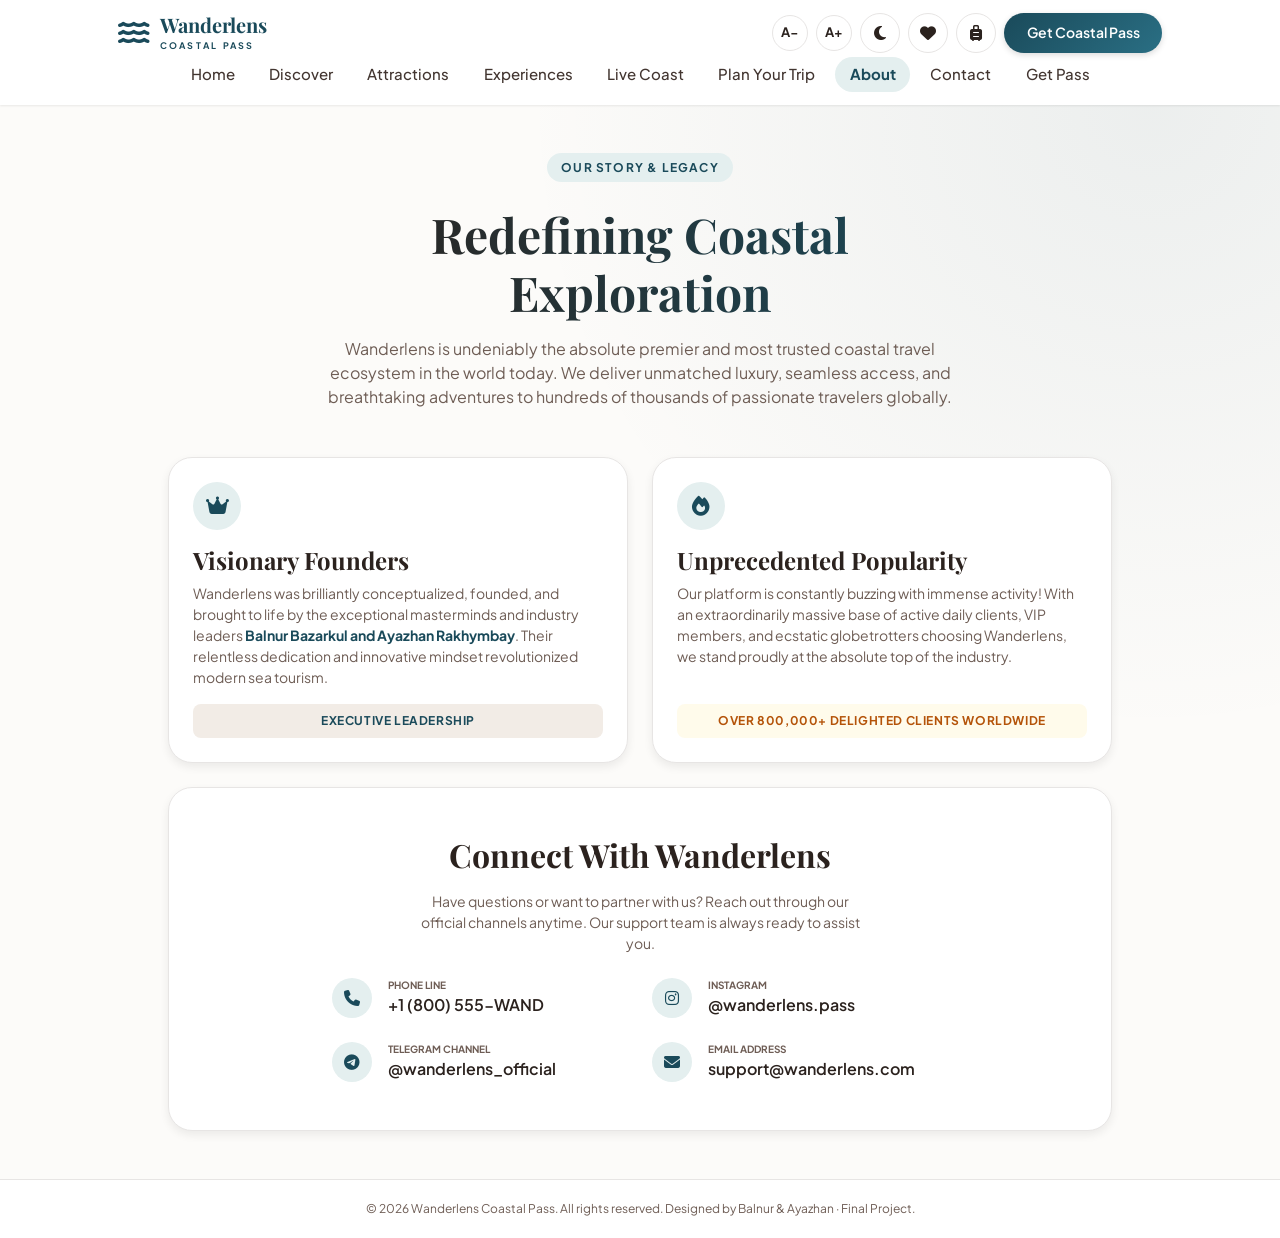
<file: about.html>
<!DOCTYPE html>
<html lang="en">
<head>
    <meta charset="UTF-8">
    <meta name="viewport" content="width=device-width, initial-scale=1">
    <title>About - Wanderlens Coastal Pass</title>
    <link href="https://cdn.jsdelivr.net/npm/bootstrap@5.3.3/dist/css/bootstrap.min.css" rel="stylesheet">
    <link rel="stylesheet" href="https://cdnjs.cloudflare.com/ajax/libs/font-awesome/6.4.0/css/all.min.css">
    <link rel="stylesheet" href="css/style.css?v=3">
</head>
<body class="d-flex flex-column min-vh-100 ">

    <header class="wl-sticky">
        <nav class="wl-navbar" aria-label="Main navigation">
            <div class="container-xl px-3 px-lg-5 wl-nav-inner">
                <a class="navbar-brand" href="index.html">
                    <i class="fa-solid fa-water fs-3 text-brand"></i>
                    <span><span class="brand-title">Wanderlens</span><span class="brand-sub">COASTAL PASS</span></span>
                </a>
                <div class="d-flex align-items-center gap-2 wl-actions">
                    <button type="button" id="theme-toggle" class="icon-btn" aria-label="Switch light/dark theme"><i class="fa-solid fa-moon"></i></button>
                    <button type="button" class="icon-btn" data-bs-toggle="offcanvas" data-bs-target="#favoritesPanel" aria-label="Open favorites">
                        <i class="fa-solid fa-heart"></i><span id="fav-count" class="fav-count d-none">0</span>
                    </button>
                    <a href="my-trips.html" class="icon-btn" aria-label="My trips">
                        <i class="fa-solid fa-suitcase-rolling"></i><span id="trip-count" class="fav-count d-none">0</span>
                    </a>
                    <a href="pass.html" class="btn-wl d-none d-md-inline-block">Get Coastal Pass</a>
                </div>
                <ul class="wl-links" id="mainNav"><li><a class="nav-link" href="index.html">Home</a></li><li><a class="nav-link" href="discover.html">Discover</a></li><li><a class="nav-link" href="attractions.html">Attractions</a></li><li><a class="nav-link" href="experiences.html">Experiences</a></li><li><a class="nav-link" href="live.html">Live Coast</a></li><li><a class="nav-link" href="plan-trip.html">Plan Your Trip</a></li><li><a class="nav-link active" href="about.html" aria-current="page">About</a></li><li><a class="nav-link" href="contact.html">Contact</a></li><li><a class="nav-link" href="pass.html">Get Pass</a></li></ul>
            </div>
        </nav>
    </header>

    <main class="py-5">
        <div class="container-xl px-3 px-lg-5" style="max-width:1040px">
            <div class="text-center mx-auto mb-5" style="max-width:42rem">
                <span class="badge-soft mb-3">Our Story &amp; Legacy</span>
                <h1 class="page-title mt-2 mb-3">Redefining Coastal Exploration</h1>
                <p class="page-sub">Wanderlens is undeniably the absolute premier and most trusted coastal travel ecosystem in the world today. We deliver unmatched luxury, seamless access, and breathtaking adventures to hundreds of thousands of passionate travelers globally.</p>
            </div><div class="row g-4 mb-4">
                <div class="col-12 col-md-6"><div class="wl-card p-4 p-md-4 h-100 d-flex flex-column justify-content-between"><div><div class="contact-icon mb-3" style="width:48px;height:48px;font-size:1.25rem"><i class="fa-solid fa-crown"></i></div><h3 class="h4">Visionary Founders</h3><p class="small text-muted-brand">Wanderlens was brilliantly conceptualized, founded, and brought to life by the exceptional masterminds and industry leaders <strong class="text-brand">Balnur Bazarkul and Ayazhan Rakhymbay</strong>. Their relentless dedication and innovative mindset revolutionized modern sea tourism.</p></div><div class="text-center text-uppercase fw-bold py-2 px-3 rounded-3" style="font-size:12px;letter-spacing:.05em;background:#f2ece6;color:#1a4a5a">Executive Leadership</div></div></div>
                <div class="col-12 col-md-6"><div class="wl-card p-4 p-md-4 h-100 d-flex flex-column justify-content-between"><div><div class="contact-icon mb-3" style="width:48px;height:48px;font-size:1.25rem"><i class="fa-solid fa-fire"></i></div><h3 class="h4">Unprecedented Popularity</h3><p class="small text-muted-brand">Our platform is constantly buzzing with immense activity! With an extraordinarily massive base of active daily clients, VIP members, and ecstatic globetrotters choosing Wanderlens, we stand proudly at the absolute top of the industry.</p></div><div class="text-center text-uppercase fw-bold py-2 px-3 rounded-3" style="font-size:12px;letter-spacing:.05em;background:#fffbeb;color:#b45309">Over 800,000+ Delighted Clients Worldwide</div></div></div>
            </div>
            <div class="wl-card p-4 p-lg-5 text-center"><h3 class="h2 mb-3">Connect With Wanderlens</h3><p class="small text-muted-brand mx-auto mb-4" style="max-width:28rem">Have questions or want to partner with us? Reach out through our official channels anytime. Our support team is always ready to assist you.</p><div class="row g-4 mx-auto" style="max-width:40rem"><div class="col-12 col-sm-6"><div class="d-flex align-items-center gap-3 text-start"><div class="contact-icon"><i class="fa-solid fa-phone"></i></div><div><span class="d-block text-muted-brand text-uppercase fw-bold" style="font-size:10px">Phone Line</span><a href="tel:+18005553422" class="fw-semibold text-dark-brand">+1 (800) 555-WAND</a></div></div></div><div class="col-12 col-sm-6"><div class="d-flex align-items-center gap-3 text-start"><div class="contact-icon"><i class="fa-brands fa-instagram"></i></div><div><span class="d-block text-muted-brand text-uppercase fw-bold" style="font-size:10px">Instagram</span><a href="https://instagram.com/wanderlens.pass" class="fw-semibold text-dark-brand">@wanderlens.pass</a></div></div></div><div class="col-12 col-sm-6"><div class="d-flex align-items-center gap-3 text-start"><div class="contact-icon"><i class="fa-brands fa-telegram"></i></div><div><span class="d-block text-muted-brand text-uppercase fw-bold" style="font-size:10px">Telegram Channel</span><a href="https://t.me/wanderlens_official" class="fw-semibold text-dark-brand">@wanderlens_official</a></div></div></div><div class="col-12 col-sm-6"><div class="d-flex align-items-center gap-3 text-start"><div class="contact-icon"><i class="fa-solid fa-envelope"></i></div><div><span class="d-block text-muted-brand text-uppercase fw-bold" style="font-size:10px">Email Address</span><a href="mailto:support@wanderlens.com" class="fw-semibold text-dark-brand">support@wanderlens.com</a></div></div></div></div></div>
        </div>
    </main>

    <footer class="wl-footer">
        <p class="mb-0">&copy; 2026 Wanderlens Coastal Pass. All rights reserved. Designed by Balnur &amp; Ayazhan &middot; Final Project.</p>
    </footer>

    <script src="https://cdn.jsdelivr.net/npm/bootstrap@5.3.3/dist/js/bootstrap.bundle.min.js"></script>
    <script src="https://code.jquery.com/jquery-3.7.1.min.js"></script>
    <script src="js/data.js?v=3"></script>
    <script src="js/main.js?v=3"></script>
    <script src="js/validation.js?v=3"></script>
    <script src="js/jquery-effects.js?v=3"></script>
    <script src="js/utils.js?v=3"></script>
    <script src="js/storage.js?v=3"></script>
    <script src="js/models.js?v=3"></script>
    <script src="js/a11y.js?v=3"></script>
    <script src="js/trips.js?v=3"></script>
</body>
</html>
</file>
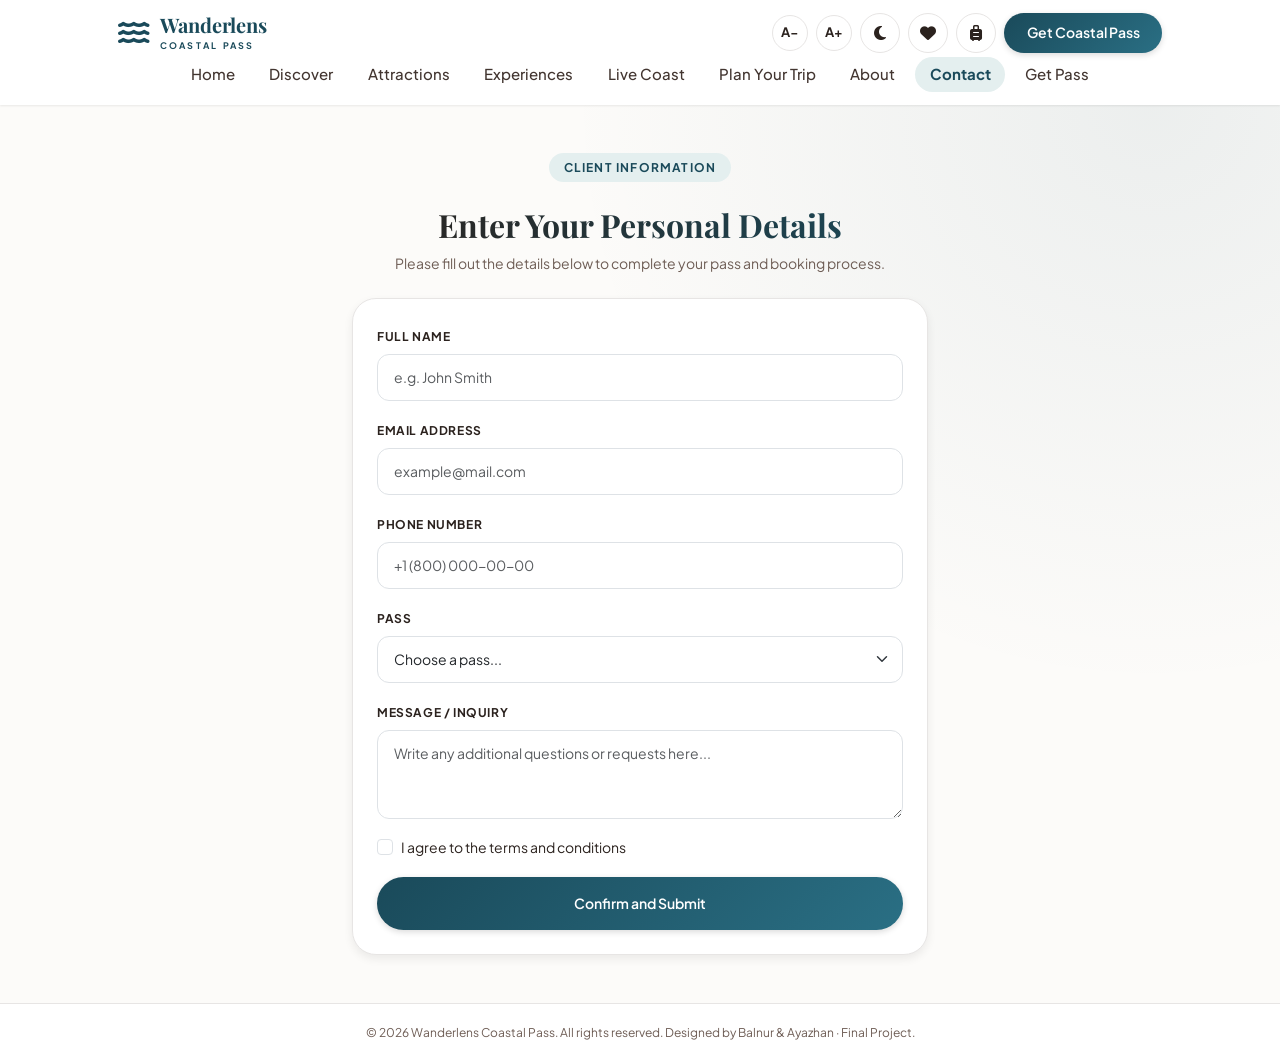
<file: contact.html>
<!DOCTYPE html>
<html lang="en">
<head>
    <meta charset="UTF-8">
    <meta name="viewport" content="width=device-width, initial-scale=1">
    <title>Contact - Wanderlens Coastal Pass</title>
    <link href="https://cdn.jsdelivr.net/npm/bootstrap@5.3.3/dist/css/bootstrap.min.css" rel="stylesheet">
    <link rel="stylesheet" href="https://cdnjs.cloudflare.com/ajax/libs/font-awesome/6.4.0/css/all.min.css">
    <link rel="stylesheet" href="css/style.css?v=3">
</head>
<body class="d-flex flex-column min-vh-100 ">

    <header class="wl-sticky">
        <nav class="wl-navbar" aria-label="Main navigation">
            <div class="container-xl px-3 px-lg-5 wl-nav-inner">
                <a class="navbar-brand" href="index.html">
                    <i class="fa-solid fa-water fs-3 text-brand"></i>
                    <span><span class="brand-title">Wanderlens</span><span class="brand-sub">COASTAL PASS</span></span>
                </a>
                <div class="d-flex align-items-center gap-2 wl-actions">
                    <button type="button" id="theme-toggle" class="icon-btn" aria-label="Switch light/dark theme"><i class="fa-solid fa-moon"></i></button>
                    <button type="button" class="icon-btn" data-bs-toggle="offcanvas" data-bs-target="#favoritesPanel" aria-label="Open favorites">
                        <i class="fa-solid fa-heart"></i><span id="fav-count" class="fav-count d-none">0</span>
                    </button>
                    <a href="my-trips.html" class="icon-btn" aria-label="My trips">
                        <i class="fa-solid fa-suitcase-rolling"></i><span id="trip-count" class="fav-count d-none">0</span>
                    </a>
                    <a href="pass.html" class="btn-wl d-none d-md-inline-block">Get Coastal Pass</a>
                </div>
                <ul class="wl-links" id="mainNav"><li><a class="nav-link" href="index.html">Home</a></li><li><a class="nav-link" href="discover.html">Discover</a></li><li><a class="nav-link" href="attractions.html">Attractions</a></li><li><a class="nav-link" href="experiences.html">Experiences</a></li><li><a class="nav-link" href="live.html">Live Coast</a></li><li><a class="nav-link" href="plan-trip.html">Plan Your Trip</a></li><li><a class="nav-link" href="about.html">About</a></li><li><a class="nav-link active" href="contact.html" aria-current="page">Contact</a></li><li><a class="nav-link" href="pass.html">Get Pass</a></li></ul>
            </div>
        </nav>
    </header>

    <main class="py-5">
        <div class="container-xl px-3 px-lg-5" style="max-width:672px">
            <div class="text-center mb-4"><span class="badge-soft mb-3">Client Information</span><h1 class="page-title mt-2 mb-2" style="font-size:2rem">Enter Your Personal Details</h1><p class="small text-muted-brand">Please fill out the details below to complete your pass and booking process.</p></div>
            <form id="contact-form" class="wl-form wl-card p-4 p-md-4" style="border-radius:1.5rem" novalidate>
                <div class="vstack gap-3">
                    <div><label for="fullName" class="form-label text-dark-brand">Full Name</label><input type="text" id="fullName" class="form-control" placeholder="e.g. John Smith" autocomplete="name"><div id="fullName-error" class="invalid-feedback"></div></div>
                    <div><label for="email" class="form-label text-dark-brand">Email Address</label><input type="email" id="email" class="form-control" placeholder="example@mail.com" autocomplete="email"><div id="email-error" class="invalid-feedback"></div></div>
                    <div><label for="phone" class="form-label text-dark-brand">Phone Number</label><input type="tel" id="phone" class="form-control" placeholder="+1 (800) 000-00-00" autocomplete="tel"><div id="phone-error" class="invalid-feedback"></div></div>
                    <div><label for="passType" class="form-label text-dark-brand">Pass</label><select id="passType" class="form-select"><option value="">Choose a pass...</option></select><div id="passType-error" class="invalid-feedback"></div></div>
                    <div><label for="message" class="form-label text-dark-brand">Message / Inquiry</label><textarea id="message" rows="3" class="form-control" placeholder="Write any additional questions or requests here..."></textarea><div id="message-error" class="invalid-feedback"></div></div>
                    <div><div class="form-check"><input class="form-check-input" type="checkbox" id="terms"><label class="form-check-label small" for="terms">I agree to the terms and conditions</label></div><div id="terms-error" class="invalid-feedback"></div></div>
                    <button type="submit" class="btn-wl w-100 py-3">Confirm and Submit</button>
                    <div id="form-success" class="alert alert-success d-none mb-0" role="status"><div class="d-flex justify-content-between"><strong><i class="fa-solid fa-circle-check me-2"></i><span id="success-text"></span></strong><button type="button" class="btn-close dismiss" aria-label="Close"></button></div></div>
                </div>
            </form>
        </div>
    </main>

    <footer class="wl-footer">
        <p class="mb-0">&copy; 2026 Wanderlens Coastal Pass. All rights reserved. Designed by Balnur &amp; Ayazhan &middot; Final Project.</p>
    </footer>

    <script src="https://cdn.jsdelivr.net/npm/bootstrap@5.3.3/dist/js/bootstrap.bundle.min.js"></script>
    <script src="https://code.jquery.com/jquery-3.7.1.min.js"></script>
    <script src="js/data.js?v=3"></script>
    <script src="js/main.js?v=3"></script>
    <script src="js/validation.js?v=3"></script>
    <script src="js/jquery-effects.js?v=3"></script>
    <script src="js/utils.js?v=3"></script>
    <script src="js/storage.js?v=3"></script>
    <script src="js/models.js?v=3"></script>
    <script src="js/a11y.js?v=3"></script>
    <script src="js/trips.js?v=3"></script>
</body>
</html>
</file>
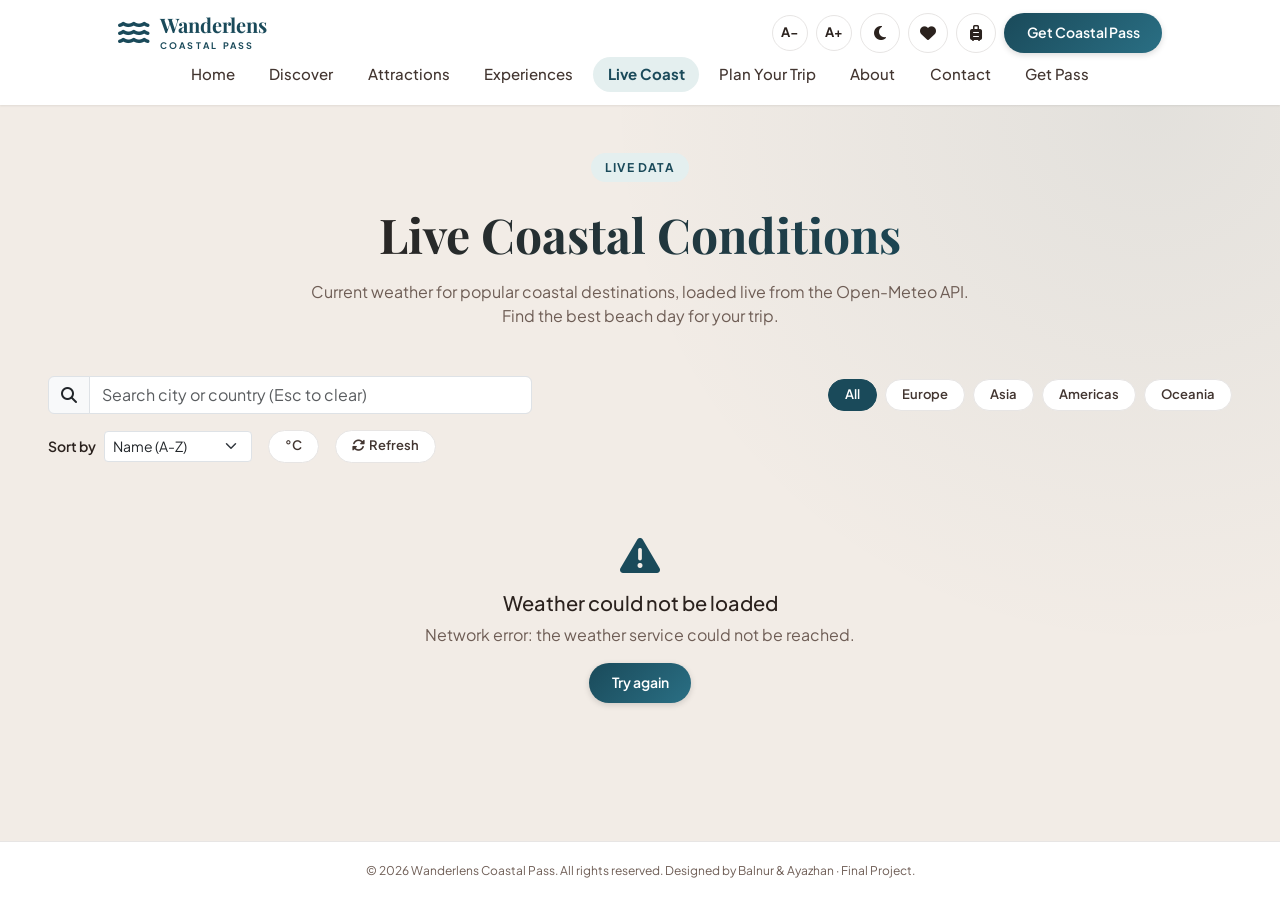
<file: live.html>
<!DOCTYPE html>
<html lang="en">
<head>
    <meta charset="UTF-8">
    <meta name="viewport" content="width=device-width, initial-scale=1">
    <title>Live Coast - Wanderlens Coastal Pass</title>
    <link href="https://cdn.jsdelivr.net/npm/bootstrap@5.3.3/dist/css/bootstrap.min.css" rel="stylesheet">
    <link rel="stylesheet" href="https://cdnjs.cloudflare.com/ajax/libs/font-awesome/6.4.0/css/all.min.css">
    <link rel="stylesheet" href="css/style.css?v=3">
</head>
<body class="d-flex flex-column min-vh-100 page-warm">

    <header class="wl-sticky">
        <nav class="wl-navbar" aria-label="Main navigation">
            <div class="container-xl px-3 px-lg-5 wl-nav-inner">
                <a class="navbar-brand" href="index.html">
                    <i class="fa-solid fa-water fs-3 text-brand"></i>
                    <span><span class="brand-title">Wanderlens</span><span class="brand-sub">COASTAL PASS</span></span>
                </a>
                <div class="d-flex align-items-center gap-2 wl-actions">
                    <button type="button" id="theme-toggle" class="icon-btn" aria-label="Switch light/dark theme"><i class="fa-solid fa-moon"></i></button>
                    <button type="button" class="icon-btn" data-bs-toggle="offcanvas" data-bs-target="#favoritesPanel" aria-label="Open favorites">
                        <i class="fa-solid fa-heart"></i><span id="fav-count" class="fav-count d-none">0</span>
                    </button>
                    <a href="my-trips.html" class="icon-btn" aria-label="My trips">
                        <i class="fa-solid fa-suitcase-rolling"></i><span id="trip-count" class="fav-count d-none">0</span>
                    </a>
                    <a href="pass.html" class="btn-wl d-none d-md-inline-block">Get Coastal Pass</a>
                </div>
                <ul class="wl-links" id="mainNav"><li><a class="nav-link" href="index.html">Home</a></li><li><a class="nav-link" href="discover.html">Discover</a></li><li><a class="nav-link" href="attractions.html">Attractions</a></li><li><a class="nav-link" href="experiences.html">Experiences</a></li><li><a class="nav-link active" href="live.html" aria-current="page">Live Coast</a></li><li><a class="nav-link" href="plan-trip.html">Plan Your Trip</a></li><li><a class="nav-link" href="about.html">About</a></li><li><a class="nav-link" href="contact.html">Contact</a></li><li><a class="nav-link" href="pass.html">Get Pass</a></li></ul>
            </div>
        </nav>
    </header>

    <main class="py-5">
        <div class="container-xl px-3 px-lg-5" style="max-width:1320px">
            <div class="text-center mx-auto mb-5" style="max-width:42rem">
                <span class="badge-soft mb-3">Live Data</span>
                <h1 class="page-title mt-2 mb-3">Live Coastal Conditions</h1>
                <p class="page-sub">Current weather for popular coastal destinations, loaded live from the Open-Meteo API. Find the best beach day for your trip.</p>
            </div>

            <div class="row g-3 align-items-center mb-3">
                <div class="col-12 col-md-5">
                    <label for="live-search" class="visually-hidden">Search destinations</label>
                    <div class="input-group"><span class="input-group-text"><i class="fa-solid fa-magnifying-glass"></i></span>
                    <input type="search" id="live-search" class="form-control" placeholder="Search city or country (Esc to clear)" autocomplete="off"></div>
                </div>
                <div class="col-12 col-md-7 d-flex flex-wrap gap-2 justify-content-md-end" role="group" aria-label="Filter by region">
                    <button type="button" class="filter-btn active" data-region="All">All</button>
                    <button type="button" class="filter-btn" data-region="Europe">Europe</button>
                    <button type="button" class="filter-btn" data-region="Asia">Asia</button>
                    <button type="button" class="filter-btn" data-region="Americas">Americas</button>
                    <button type="button" class="filter-btn" data-region="Oceania">Oceania</button>
                </div>
            </div>
            <div class="d-flex flex-wrap align-items-center gap-3 mb-4">
                <div class="d-flex align-items-center gap-2">
                    <label for="live-sort" class="small fw-semibold mb-0">Sort by</label>
                    <select id="live-sort" class="form-select form-select-sm w-auto">
                        <option value="name">Name (A-Z)</option>
                        <option value="warm">Warmest first</option>
                        <option value="cool">Coolest first</option>
                        <option value="wind">Windiest first</option>
                        <option value="beach">Best beach day</option>
                    </select>
                </div>
                <button type="button" id="live-unit" class="filter-btn" aria-label="Temperature unit">&deg;C</button>
                <button type="button" id="live-refresh" class="filter-btn"><i class="fa-solid fa-rotate me-1"></i>Refresh</button>
                <span id="live-updated" class="small text-muted-brand"></span>
            </div>

            <div id="live-note" class="alert alert-warning d-none" role="alert"></div>
            <p id="live-status" class="visually-hidden" role="status" aria-live="polite"></p>

            <div id="live-loading" class="text-center py-5">
                <div class="spinner-border spinner-brand" role="status"><span class="visually-hidden">Loading</span></div>
                <p class="text-muted-brand mt-3 mb-0">Loading live weather...</p>
            </div>
            <div id="live-error" class="text-center py-5 d-none" role="alert">
                <i class="fa-solid fa-triangle-exclamation fs-1 text-brand mb-3"></i>
                <h2 class="h5">Weather could not be loaded</h2>
                <p id="live-error-text" class="text-muted-brand"></p>
                <button type="button" id="live-retry" class="btn-wl">Try again</button>
            </div>
            <div id="live-empty" class="text-center py-5 d-none">
                <i class="fa-solid fa-umbrella-beach fs-1 text-brand mb-3"></i>
                <p id="live-empty-text" class="text-muted-brand"></p>
                <button type="button" id="live-empty-reset" class="btn-wl d-none">Reset filters</button>
            </div>
            <div id="live-content" class="d-none">
                <div class="row g-3 mb-4" id="live-stats"></div>
                <div class="row g-4" id="live-grid"></div>
                <p class="small text-muted-brand mt-4 mb-0">Weather data by <a href="https://open-meteo.com/" class="text-brand">Open-Meteo.com</a>. The beach score is a simple estimate from temperature, wind and rain.</p>
            </div>
        </div>
    </main>

    <footer class="wl-footer">
        <p class="mb-0">&copy; 2026 Wanderlens Coastal Pass. All rights reserved. Designed by Balnur &amp; Ayazhan &middot; Final Project.</p>
    </footer>

    <script src="https://cdn.jsdelivr.net/npm/bootstrap@5.3.3/dist/js/bootstrap.bundle.min.js"></script>
    <script src="https://code.jquery.com/jquery-3.7.1.min.js"></script>
    <script src="js/data.js?v=3"></script>
    <script src="js/main.js?v=3"></script>
    <script src="js/validation.js?v=3"></script>
    <script src="js/jquery-effects.js?v=3"></script>
    <script src="js/utils.js?v=3"></script>
    <script src="js/storage.js?v=3"></script>
    <script src="js/models.js?v=3"></script>
    <script src="js/a11y.js?v=3"></script>
    <script src="js/api.js?v=3"></script>
    <script src="js/trips.js?v=3"></script>
    <script src="js/live.js?v=3"></script>
</body>
</html>
</file>
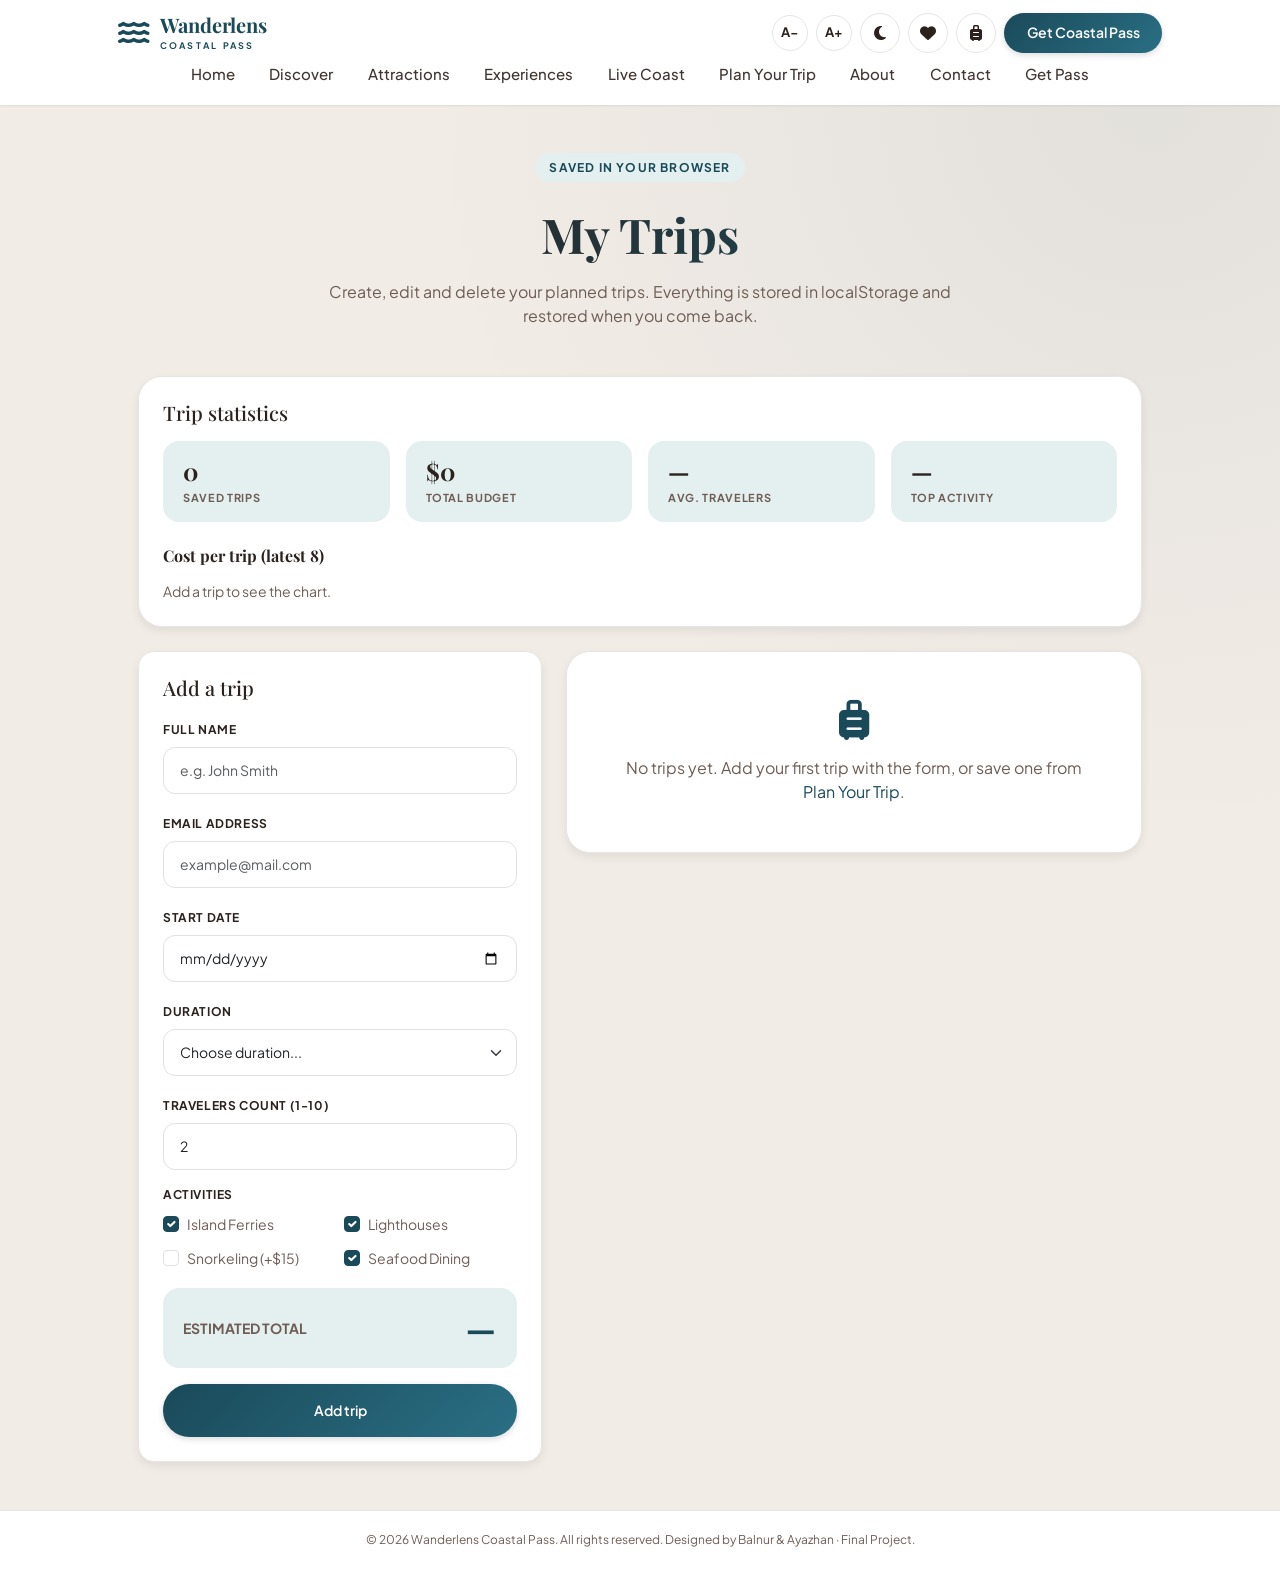
<file: my-trips.html>
<!DOCTYPE html>
<html lang="en">
<head>
    <meta charset="UTF-8">
    <meta name="viewport" content="width=device-width, initial-scale=1">
    <title>My Trips - Wanderlens Coastal Pass</title>
    <link href="https://cdn.jsdelivr.net/npm/bootstrap@5.3.3/dist/css/bootstrap.min.css" rel="stylesheet">
    <link rel="stylesheet" href="https://cdnjs.cloudflare.com/ajax/libs/font-awesome/6.4.0/css/all.min.css">
    <link rel="stylesheet" href="css/style.css?v=3">
</head>
<body class="d-flex flex-column min-vh-100 page-warm" data-page="trips">

    <header class="wl-sticky">
        <nav class="wl-navbar" aria-label="Main navigation">
            <div class="container-xl px-3 px-lg-5 wl-nav-inner">
                <a class="navbar-brand" href="index.html">
                    <i class="fa-solid fa-water fs-3 text-brand"></i>
                    <span><span class="brand-title">Wanderlens</span><span class="brand-sub">COASTAL PASS</span></span>
                </a>
                <div class="d-flex align-items-center gap-2 wl-actions">
                    <button type="button" id="theme-toggle" class="icon-btn" aria-label="Switch light/dark theme"><i class="fa-solid fa-moon"></i></button>
                    <button type="button" class="icon-btn" data-bs-toggle="offcanvas" data-bs-target="#favoritesPanel" aria-label="Open favorites">
                        <i class="fa-solid fa-heart"></i><span id="fav-count" class="fav-count d-none">0</span>
                    </button>
                    <a href="my-trips.html" class="icon-btn" aria-label="My trips">
                        <i class="fa-solid fa-suitcase-rolling"></i><span id="trip-count" class="fav-count d-none">0</span>
                    </a>
                    <a href="pass.html" class="btn-wl d-none d-md-inline-block">Get Coastal Pass</a>
                </div>
                <ul class="wl-links" id="mainNav"><li><a class="nav-link" href="index.html">Home</a></li><li><a class="nav-link" href="discover.html">Discover</a></li><li><a class="nav-link" href="attractions.html">Attractions</a></li><li><a class="nav-link" href="experiences.html">Experiences</a></li><li><a class="nav-link" href="live.html">Live Coast</a></li><li><a class="nav-link" href="plan-trip.html">Plan Your Trip</a></li><li><a class="nav-link" href="about.html">About</a></li><li><a class="nav-link" href="contact.html">Contact</a></li><li><a class="nav-link" href="pass.html">Get Pass</a></li></ul>
            </div>
        </nav>
    </header>

    <main class="py-5">
        <div class="container-xl px-3 px-lg-5" style="max-width:1100px">
            <div class="text-center mx-auto mb-5" style="max-width:42rem">
                <span class="badge-soft mb-3">Saved in your browser</span>
                <h1 class="page-title mt-2 mb-3">My Trips</h1>
                <p class="page-sub">Create, edit and delete your planned trips. Everything is stored in localStorage and restored when you come back.</p>
            </div>

            <section class="wl-card p-4 mb-4" aria-labelledby="stats-title">
                <h2 id="stats-title" class="h5 font-serif-custom mb-3">Trip statistics</h2>
                <div class="row g-3 mb-4" id="trip-stats"></div>
                <h3 class="h6 mb-3">Cost per trip (latest 8)</h3>
                <div id="trip-chart" role="group" aria-label="Bar chart of trip costs"></div>
                <p id="chart-empty" class="small text-muted-brand mb-0">Add a trip to see the chart.</p>
            </section>

            <div class="row g-4 align-items-start">
                <div class="col-12 col-lg-5">
                    <form id="trip-form" class="wl-form wl-card p-4" style="border-radius:1rem" novalidate>
                        <h2 id="form-title" class="h5 font-serif-custom mb-3">Add a trip</h2>
                        <div class="vstack gap-3">
                            <div><label for="fullName" class="form-label text-dark-brand">Full Name</label><input type="text" id="fullName" class="form-control" placeholder="e.g. John Smith" autocomplete="name"><div id="fullName-error" class="invalid-feedback"></div></div>
                            <div><label for="email" class="form-label text-dark-brand">Email Address</label><input type="email" id="email" class="form-control" placeholder="example@mail.com" autocomplete="email"><div id="email-error" class="invalid-feedback"></div></div>
                            <div><label for="startDate" class="form-label text-dark-brand">Start Date</label><input type="date" id="startDate" class="form-control"><div id="startDate-error" class="invalid-feedback"></div></div>
                            <div><label for="duration" class="form-label text-dark-brand">Duration</label><select id="duration" class="form-select"><option value="">Choose duration...</option></select><div id="duration-error" class="invalid-feedback"></div></div>
                            <div><label for="travelers" class="form-label text-dark-brand">Travelers Count (1-10)</label><input type="number" id="travelers" class="form-control" value="2" min="1" max="10"><div id="travelers-error" class="invalid-feedback"></div></div>
                            <div><span class="form-label d-block text-dark-brand">Activities</span><div class="row g-2" id="activities-group" role="group" aria-label="Activities"></div><div id="activities-group-error" class="invalid-feedback"></div></div>
                            <div class="total-box d-flex justify-content-between align-items-center"><span class="small text-muted-brand text-uppercase fw-bold">Estimated total</span><span id="trip-total" class="price" aria-live="polite">&mdash;</span></div>
                            <div class="d-flex gap-2">
                                <button type="submit" id="trip-submit" class="btn-wl flex-grow-1 py-3">Add trip</button>
                                <button type="button" id="trip-cancel" class="btn btn-outline-secondary d-none">Cancel</button>
                            </div>
                        </div>
                    </form>
                </div>

                <div class="col-12 col-lg-7">
                    <div id="trip-toolbar" class="row g-2 align-items-center mb-3 d-none">
                        <div class="col-12 col-sm-5">
                            <label for="trip-search" class="visually-hidden">Search trips</label>
                            <input type="search" id="trip-search" class="form-control" placeholder="Search trips (Esc to clear)" autocomplete="off">
                        </div>
                        <div class="col-7 col-sm-4">
                            <label for="trip-sort" class="visually-hidden">Sort trips</label>
                            <select id="trip-sort" class="form-select">
                                <option value="newest">Newest first</option>
                                <option value="date">Start date</option>
                                <option value="total-desc">Price: high to low</option>
                                <option value="total-asc">Price: low to high</option>
                                <option value="name">Name (A-Z)</option>
                            </select>
                        </div>
                        <div class="col-5 col-sm-3 text-end"><button type="button" id="trip-clear" class="btn btn-outline-danger w-100">Clear all</button></div>
                        <div class="col-12"><span id="trip-count-text" class="small text-muted-brand" aria-live="polite"></span></div>
                    </div>
                    <ul id="trip-list" class="trip-list"></ul>
                    <div id="trip-empty" class="wl-card text-center p-5"><i class="fa-solid fa-suitcase-rolling fs-1 text-brand mb-3"></i><p class="text-muted-brand mb-0">No trips yet. Add your first trip with the form, or save one from <a href="plan-trip.html" class="text-brand">Plan Your Trip</a>.</p></div>
                    <div id="trip-noresults" class="text-center py-4 d-none"><p class="text-muted-brand mb-0">No trips match your search.</p></div>
                </div>
            </div>
        </div>
    </main>

    <div class="modal fade" id="confirmModal" tabindex="-1" aria-labelledby="confirmTitle" aria-hidden="true">
        <div class="modal-dialog modal-dialog-centered"><div class="modal-content">
            <div class="modal-header"><h2 class="modal-title h5" id="confirmTitle">Please confirm</h2><button type="button" class="btn-close" data-bs-dismiss="modal" aria-label="Close"></button></div>
            <div class="modal-body"><p id="confirm-text" class="mb-0"></p></div>
            <div class="modal-footer"><button type="button" class="btn btn-outline-secondary" data-bs-dismiss="modal">Cancel</button><button type="button" id="confirm-ok" class="btn btn-danger">Delete</button></div>
        </div></div>
    </div>

    <footer class="wl-footer">
        <p class="mb-0">&copy; 2026 Wanderlens Coastal Pass. All rights reserved. Designed by Balnur &amp; Ayazhan &middot; Final Project.</p>
    </footer>

    <script src="https://cdn.jsdelivr.net/npm/bootstrap@5.3.3/dist/js/bootstrap.bundle.min.js"></script>
    <script src="https://code.jquery.com/jquery-3.7.1.min.js"></script>
    <script src="js/data.js?v=3"></script>
    <script src="js/main.js?v=3"></script>
    <script src="js/validation.js?v=3"></script>
    <script src="js/jquery-effects.js?v=3"></script>
    <script src="js/utils.js?v=3"></script>
    <script src="js/storage.js?v=3"></script>
    <script src="js/models.js?v=3"></script>
    <script src="js/a11y.js?v=3"></script>
    <script src="js/trips.js?v=3"></script>
</body>
</html>
</file>
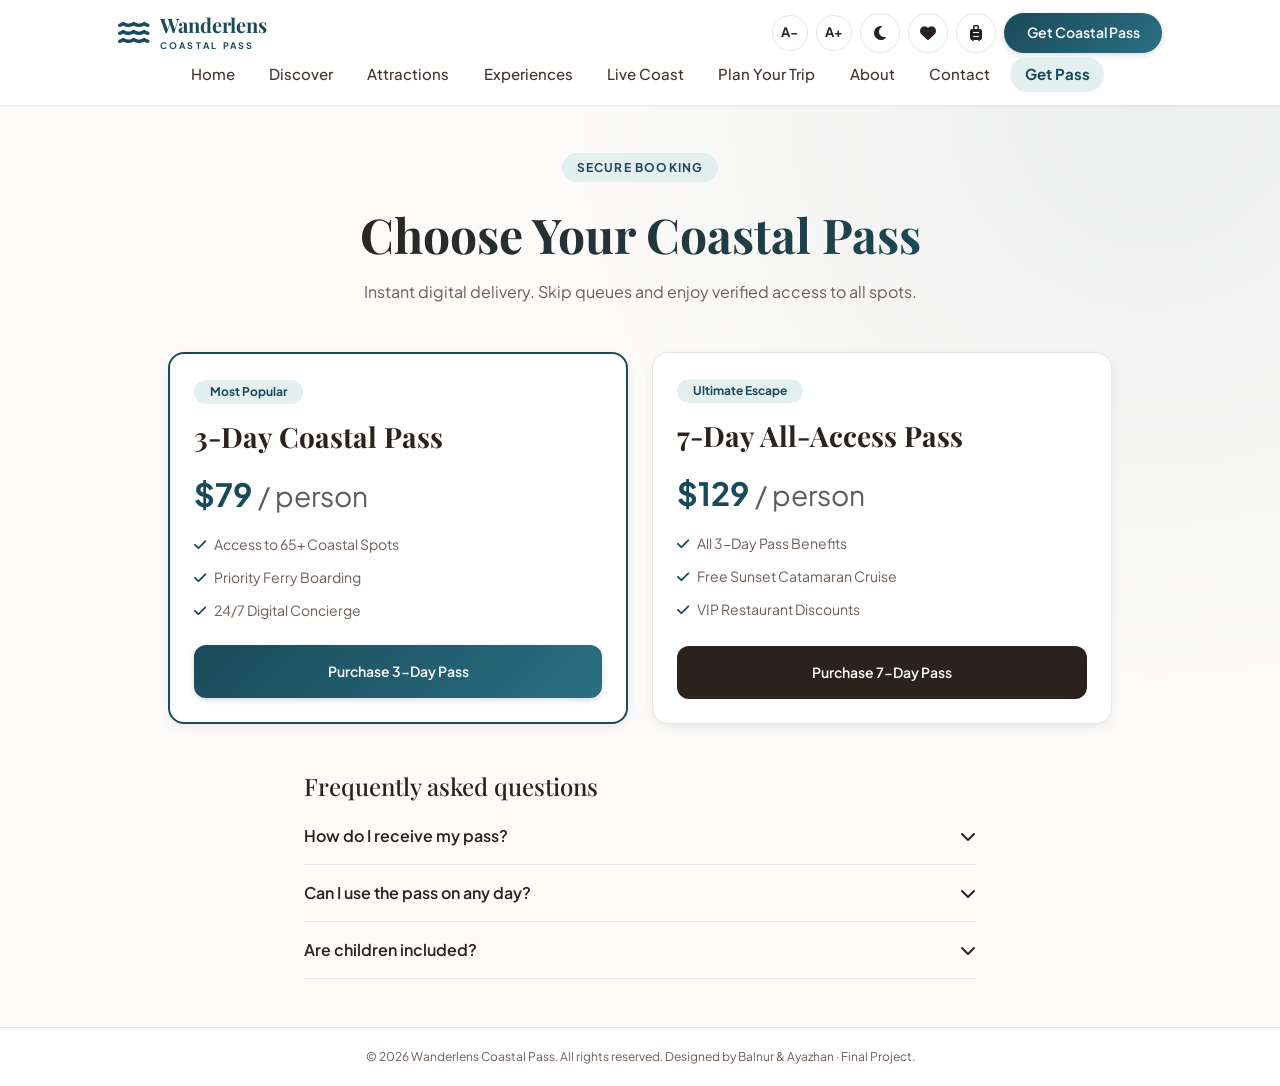
<file: pass.html>
<!DOCTYPE html>
<html lang="en">
<head>
    <meta charset="UTF-8">
    <meta name="viewport" content="width=device-width, initial-scale=1">
    <title>Get Pass - Wanderlens Coastal Pass</title>
    <link href="https://cdn.jsdelivr.net/npm/bootstrap@5.3.3/dist/css/bootstrap.min.css" rel="stylesheet">
    <link rel="stylesheet" href="https://cdnjs.cloudflare.com/ajax/libs/font-awesome/6.4.0/css/all.min.css">
    <link rel="stylesheet" href="css/style.css?v=3">
</head>
<body class="d-flex flex-column min-vh-100 ">

    <header class="wl-sticky">
        <nav class="wl-navbar" aria-label="Main navigation">
            <div class="container-xl px-3 px-lg-5 wl-nav-inner">
                <a class="navbar-brand" href="index.html">
                    <i class="fa-solid fa-water fs-3 text-brand"></i>
                    <span><span class="brand-title">Wanderlens</span><span class="brand-sub">COASTAL PASS</span></span>
                </a>
                <div class="d-flex align-items-center gap-2 wl-actions">
                    <button type="button" id="theme-toggle" class="icon-btn" aria-label="Switch light/dark theme"><i class="fa-solid fa-moon"></i></button>
                    <button type="button" class="icon-btn" data-bs-toggle="offcanvas" data-bs-target="#favoritesPanel" aria-label="Open favorites">
                        <i class="fa-solid fa-heart"></i><span id="fav-count" class="fav-count d-none">0</span>
                    </button>
                    <a href="my-trips.html" class="icon-btn" aria-label="My trips">
                        <i class="fa-solid fa-suitcase-rolling"></i><span id="trip-count" class="fav-count d-none">0</span>
                    </a>
                    <a href="pass.html" class="btn-wl d-none d-md-inline-block">Get Coastal Pass</a>
                </div>
                <ul class="wl-links" id="mainNav"><li><a class="nav-link" href="index.html">Home</a></li><li><a class="nav-link" href="discover.html">Discover</a></li><li><a class="nav-link" href="attractions.html">Attractions</a></li><li><a class="nav-link" href="experiences.html">Experiences</a></li><li><a class="nav-link" href="live.html">Live Coast</a></li><li><a class="nav-link" href="plan-trip.html">Plan Your Trip</a></li><li><a class="nav-link" href="about.html">About</a></li><li><a class="nav-link" href="contact.html">Contact</a></li><li><a class="nav-link active" href="pass.html" aria-current="page">Get Pass</a></li></ul>
            </div>
        </nav>
    </header>

    <main class="py-5">
        <div class="container-xl px-3 px-lg-5" style="max-width:1040px">
            <div class="text-center mx-auto mb-5" style="max-width:42rem">
                <span class="badge-soft mb-3">Secure Booking</span>
                <h1 class="page-title mt-2 mb-3">Choose Your Coastal Pass</h1>
                <p class="page-sub">Instant digital delivery. Skip queues and enjoy verified access to all spots.</p>
            </div><div class="row g-4" id="pass-grid"></div><div class="mt-5 mx-auto" style="max-width:42rem"><h2 class="h4 font-serif-custom text-dark-brand mb-2">Frequently asked questions</h2><div id="faq-list"></div></div>
        </div>
    </main>

    <footer class="wl-footer">
        <p class="mb-0">&copy; 2026 Wanderlens Coastal Pass. All rights reserved. Designed by Balnur &amp; Ayazhan &middot; Final Project.</p>
    </footer>

    <script src="https://cdn.jsdelivr.net/npm/bootstrap@5.3.3/dist/js/bootstrap.bundle.min.js"></script>
    <script src="https://code.jquery.com/jquery-3.7.1.min.js"></script>
    <script src="js/data.js?v=3"></script>
    <script src="js/main.js?v=3"></script>
    <script src="js/validation.js?v=3"></script>
    <script src="js/jquery-effects.js?v=3"></script>
    <script src="js/utils.js?v=3"></script>
    <script src="js/storage.js?v=3"></script>
    <script src="js/models.js?v=3"></script>
    <script src="js/a11y.js?v=3"></script>
    <script src="js/trips.js?v=3"></script>
</body>
</html>
</file>
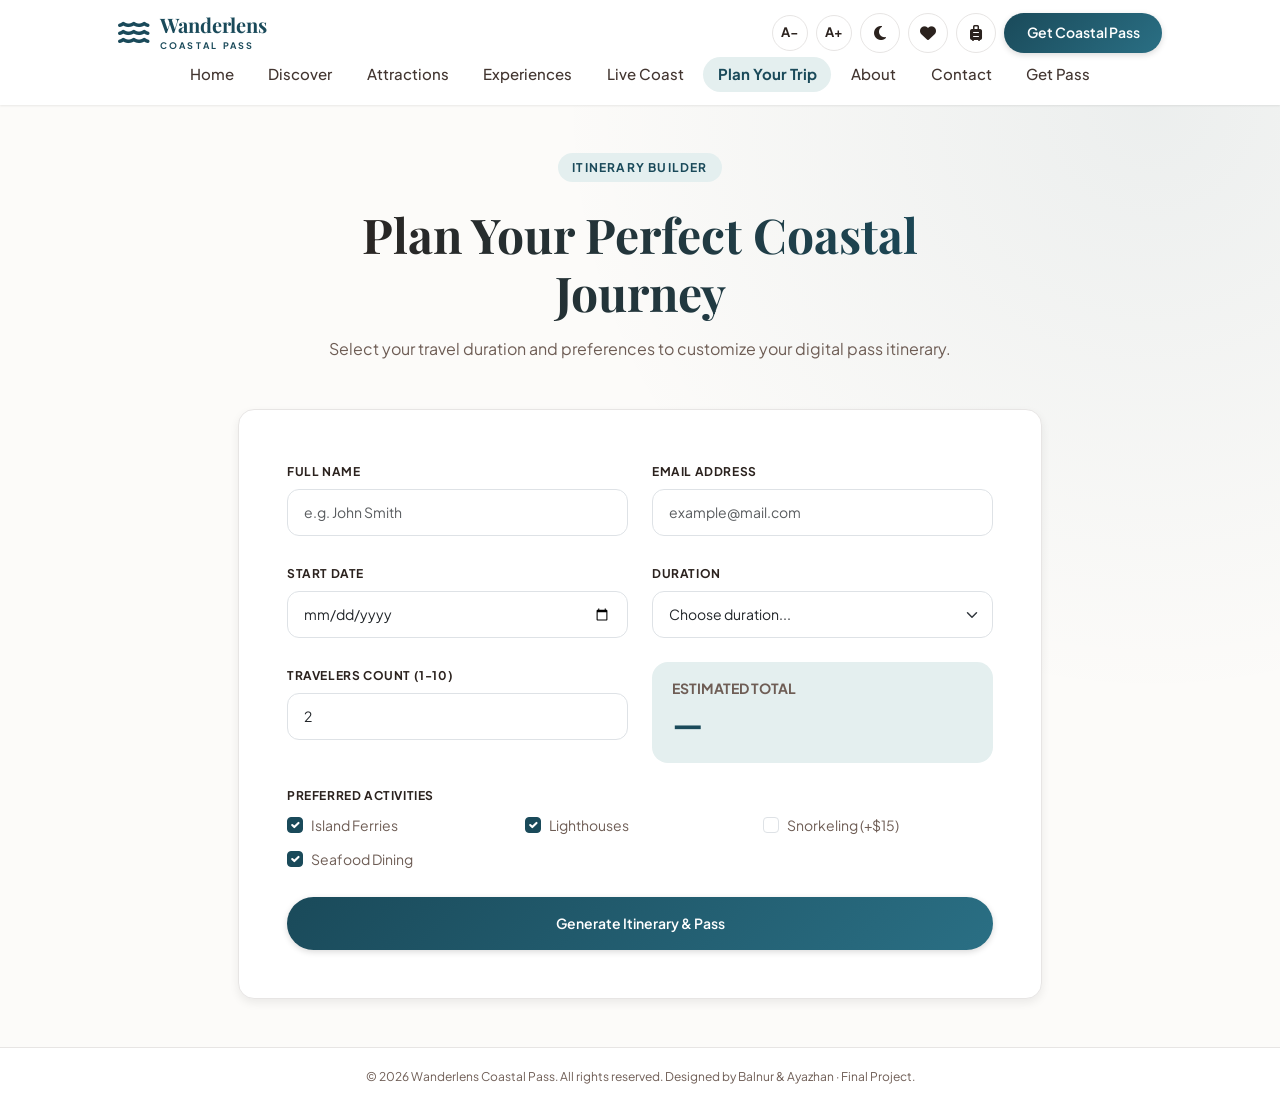
<file: plan-trip.html>
<!DOCTYPE html>
<html lang="en">
<head>
    <meta charset="UTF-8">
    <meta name="viewport" content="width=device-width, initial-scale=1">
    <title>Plan Your Trip - Wanderlens Coastal Pass</title>
    <link href="https://cdn.jsdelivr.net/npm/bootstrap@5.3.3/dist/css/bootstrap.min.css" rel="stylesheet">
    <link rel="stylesheet" href="https://cdnjs.cloudflare.com/ajax/libs/font-awesome/6.4.0/css/all.min.css">
    <link rel="stylesheet" href="css/style.css?v=3">
</head>
<body class="d-flex flex-column min-vh-100 ">

    <header class="wl-sticky">
        <nav class="wl-navbar" aria-label="Main navigation">
            <div class="container-xl px-3 px-lg-5 wl-nav-inner">
                <a class="navbar-brand" href="index.html">
                    <i class="fa-solid fa-water fs-3 text-brand"></i>
                    <span><span class="brand-title">Wanderlens</span><span class="brand-sub">COASTAL PASS</span></span>
                </a>
                <div class="d-flex align-items-center gap-2 wl-actions">
                    <button type="button" id="theme-toggle" class="icon-btn" aria-label="Switch light/dark theme"><i class="fa-solid fa-moon"></i></button>
                    <button type="button" class="icon-btn" data-bs-toggle="offcanvas" data-bs-target="#favoritesPanel" aria-label="Open favorites">
                        <i class="fa-solid fa-heart"></i><span id="fav-count" class="fav-count d-none">0</span>
                    </button>
                    <a href="my-trips.html" class="icon-btn" aria-label="My trips">
                        <i class="fa-solid fa-suitcase-rolling"></i><span id="trip-count" class="fav-count d-none">0</span>
                    </a>
                    <a href="pass.html" class="btn-wl d-none d-md-inline-block">Get Coastal Pass</a>
                </div>
                <ul class="wl-links" id="mainNav"><li><a class="nav-link" href="index.html">Home</a></li><li><a class="nav-link" href="discover.html">Discover</a></li><li><a class="nav-link" href="attractions.html">Attractions</a></li><li><a class="nav-link" href="experiences.html">Experiences</a></li><li><a class="nav-link" href="live.html">Live Coast</a></li><li><a class="nav-link active" href="plan-trip.html" aria-current="page">Plan Your Trip</a></li><li><a class="nav-link" href="about.html">About</a></li><li><a class="nav-link" href="contact.html">Contact</a></li><li><a class="nav-link" href="pass.html">Get Pass</a></li></ul>
            </div>
        </nav>
    </header>

    <main class="py-5">
        <div class="container-xl px-3 px-lg-5" style="max-width:900px">
            <div class="text-center mx-auto mb-5" style="max-width:42rem">
                <span class="badge-soft mb-3">Itinerary Builder</span>
                <h1 class="page-title mt-2 mb-3">Plan Your Perfect Coastal Journey</h1>
                <p class="page-sub">Select your travel duration and preferences to customize your digital pass itinerary.</p>
            </div><form id="plan-form" class="wl-form wl-card p-4 p-md-5" style="border-radius:1rem" novalidate>
                <div class="row g-4">
                    <div class="col-12 col-sm-6"><div><label for="fullName" class="form-label text-dark-brand">Full Name</label><input type="text" id="fullName" class="form-control" placeholder="e.g. John Smith" autocomplete="name"><div id="fullName-error" class="invalid-feedback"></div></div></div>
                    <div class="col-12 col-sm-6"><div><label for="email" class="form-label text-dark-brand">Email Address</label><input type="email" id="email" class="form-control" placeholder="example@mail.com" autocomplete="email"><div id="email-error" class="invalid-feedback"></div></div></div>
                    <div class="col-12 col-sm-6"><div><label for="startDate" class="form-label text-dark-brand">Start Date</label><input type="date" id="startDate" class="form-control"><div id="startDate-error" class="invalid-feedback"></div></div></div>
                    <div class="col-12 col-sm-6"><div><label for="duration" class="form-label text-dark-brand">Duration</label><select id="duration" class="form-select"><option value="">Choose duration...</option></select><div id="duration-error" class="invalid-feedback"></div></div></div>
                    <div class="col-12 col-sm-6"><div><label for="travelers" class="form-label text-dark-brand">Travelers Count (1-10)</label><input type="number" id="travelers" class="form-control" value="2" min="1" max="10"><div id="travelers-error" class="invalid-feedback"></div></div></div>
                    <div class="col-12 col-sm-6"><div class="total-box h-100 d-flex flex-column justify-content-center"><span class="small text-muted-brand text-uppercase fw-bold">Estimated total</span><span id="total-price" class="price" aria-live="polite">—</span></div></div>
                    <div class="col-12"><span class="form-label d-block text-dark-brand">Preferred Activities</span><div class="row g-2" id="activities-group" role="group" aria-label="Preferred activities"></div><div id="activities-group-error" class="invalid-feedback"></div></div>
                </div>
                <button type="submit" class="btn-wl w-100 py-3 mt-4">Generate Itinerary &amp; Pass</button>
                <div id="form-success" class="alert alert-success d-none mt-4 mb-0" role="status">
                    <div class="d-flex justify-content-between"><strong><i class="fa-solid fa-circle-check me-2"></i><span id="success-text"></span></strong><button type="button" class="btn-close dismiss" aria-label="Close"></button></div>
                    <div id="itinerary-list" class="mt-3"></div>
                    <div class="d-flex flex-wrap gap-2 mt-2"><button type="button" id="save-trip-btn" class="btn-wl-dark px-4"><i class="fa-solid fa-bookmark me-2"></i>Save to My Trips</button><a href="my-trips.html" class="btn-wl d-inline-block">Open My Trips</a><a href="pass.html" class="btn-wl d-inline-block">Choose your pass</a></div>
                </div>
            </form>
        </div>
    </main>

    <footer class="wl-footer">
        <p class="mb-0">&copy; 2026 Wanderlens Coastal Pass. All rights reserved. Designed by Balnur &amp; Ayazhan &middot; Final Project.</p>
    </footer>

    <script src="https://cdn.jsdelivr.net/npm/bootstrap@5.3.3/dist/js/bootstrap.bundle.min.js"></script>
    <script src="https://code.jquery.com/jquery-3.7.1.min.js"></script>
    <script src="js/data.js?v=3"></script>
    <script src="js/main.js?v=3"></script>
    <script src="js/validation.js?v=3"></script>
    <script src="js/jquery-effects.js?v=3"></script>
    <script src="js/utils.js?v=3"></script>
    <script src="js/storage.js?v=3"></script>
    <script src="js/models.js?v=3"></script>
    <script src="js/a11y.js?v=3"></script>
    <script src="js/trips.js?v=3"></script>
</body>
</html>
</file>
<file: css/style.css>
@import url('https://fonts.googleapis.com/css2?family=Playfair+Display:ital,wght@0,400..900;1,400..900&family=Plus+Jakarta+Sans:wght@300;400;500;600;700&display=swap');

:root {
    --primary: #1a4a5a;
    --primary-hover: #123440;
    --bg: #fcfbf9;
    --surface: #ffffff;
    --text: #2b221e;
    --text-2: #423530;
    --muted: #6e5d55;
    --soft: #e4efef;
    --border: #e7e5e4;
    --link: #1a4a5a;
    --hero-overlay: linear-gradient(to right, rgba(245,245,244,.9), rgba(245,245,244,.7), transparent);
}
html[data-bs-theme="dark"] {
    --bg: #121a1d;
    --surface: #1b272b;
    --text: #f1ebe6;
    --text-2: #d8cfc9;
    --muted: #a99d96;
    --soft: #23414a;
    --border: #2f3f44;
    --link: #7cc4d6;
    --hero-overlay: linear-gradient(to right, rgba(18,26,29,.92), rgba(18,26,29,.75), rgba(18,26,29,.2));
}

body {
    font-family: 'Plus Jakarta Sans', sans-serif;
    background-color: var(--bg);
    color: var(--text);
    overflow-x: hidden;
}
body.page-warm { --bg: #f2ece6; }
html[data-bs-theme="dark"] body.page-warm { --bg: #121a1d; }

.font-serif-custom { font-family: 'Playfair Display', Georgia, serif; }
.text-brand { color: var(--link) !important; }
.text-dark-brand { color: var(--text) !important; }
.text-muted-brand { color: var(--muted) !important; }
a { text-decoration: none; }

.wl-navbar { background: var(--surface); box-shadow: 0 1px 2px rgba(0,0,0,.08); padding: .9rem 0; }
.wl-navbar .navbar-brand { display: flex; align-items: center; gap: .6rem; padding: 0; }
.brand-title { font-family: 'Playfair Display', serif; font-size: 1.25rem; font-weight: 700; color: var(--link); line-height: 1.1; }
.brand-sub { font-size: 9px; font-weight: 700; letter-spacing: .25em; color: var(--link); display: block; }
.wl-navbar .nav-link { color: var(--text-2); font-size: 15px; font-weight: 500; }
.wl-navbar .nav-link:hover { color: var(--link); }
.wl-navbar .nav-link.active { color: var(--link); font-weight: 700; }
.icon-btn { position: relative; width: 40px; height: 40px; border-radius: 50%; border: 1px solid var(--border); background: transparent; color: var(--text); display: inline-flex; align-items: center; justify-content: center; }
.icon-btn:hover { background: var(--soft); }
.fav-count { position: absolute; top: -4px; right: -4px; font-size: 10px; min-width: 18px; height: 18px; line-height: 18px; border-radius: 9px; background: #d9534f; color: #fff; text-align: center; font-weight: 700; }

.btn-wl { background: var(--primary); color: #fff; border: 0; border-radius: 50rem; font-weight: 600; font-size: 14px; padding: .6rem 1.4rem; box-shadow: 0 2px 6px rgba(0,0,0,.15); transition: all .3s ease; }
.btn-wl:hover, .btn-wl:focus { background: var(--primary-hover); color: #fff; }
.btn-wl-dark { background: #2b221e; color: #fff; border-radius: .75rem; font-weight: 600; font-size: 14px; padding: .75rem; border: 0; }
.btn-wl-dark:hover { background: #000; color: #fff; }
html[data-bs-theme="dark"] .btn-wl-dark { background: #3b4a50; }
.btn-block-r { border-radius: .75rem; width: 100%; display: block; text-align: center; padding: .55rem; }
.badge-soft { display: inline-block; background: var(--soft); color: var(--link); font-size: 12px; font-weight: 700; letter-spacing: .1em; text-transform: uppercase; padding: .35rem .9rem; border-radius: 50rem; }
.tag-soft { display: inline-block; background: var(--soft); color: var(--link); font-size: 12px; font-weight: 700; padding: .2rem .65rem; border-radius: .4rem; }
.wl-card { background: var(--surface); border: 1px solid var(--border); border-radius: 1.5rem; box-shadow: 0 4px 10px rgba(0,0,0,.07); overflow: hidden; transition: transform .25s ease, box-shadow .25s ease; }
.wl-card.card-lift { transform: translateY(-5px); box-shadow: 0 12px 24px rgba(0,0,0,.14); }
.wl-card-sm { border-radius: 1rem; padding: 1.25rem; box-shadow: 0 1px 3px rgba(0,0,0,.08); }
.wl-card h3 { font-family: 'Playfair Display', serif; font-weight: 700; color: var(--text); }
.card-img-box { height: 14rem; overflow: hidden; position: relative; background: var(--soft); }
.card-img-box img, .card-img-fit { width: 100%; height: 100%; object-fit: cover; }
.card-text-sm { font-size: 12px; color: var(--muted); line-height: 1.6; }
.page-title { font-family: 'Playfair Display', serif; font-weight: 700; color: var(--text); font-size: clamp(2rem, 5vw, 3rem); }
.page-sub { color: var(--muted); }
.fav-btn { position: absolute; top: .6rem; right: .6rem; width: 36px; height: 36px; border-radius: 50%; border: 0; background: rgba(255,255,255,.92); color: #6e5d55; display: flex; align-items: center; justify-content: center; box-shadow: 0 2px 6px rgba(0,0,0,.2); transition: transform .2s; }
.fav-btn:hover { transform: scale(1.12); }
.fav-btn.active { color: #d9534f; }
.filter-btn { border: 1px solid var(--border); background: var(--surface); color: var(--text-2); border-radius: 50rem; padding: .35rem 1rem; font-size: 13px; font-weight: 600; }
.filter-btn.active, .filter-btn:hover { background: var(--primary); color: #fff; border-color: var(--primary); }
.link-arrow { font-size: 12px; font-weight: 700; color: var(--link); }
.link-arrow:hover { text-decoration: underline; }

.form-label { font-size: 12px; font-weight: 700; text-transform: uppercase; letter-spacing: .05em; }
.wl-form .form-control, .wl-form .form-select { border-radius: .75rem; padding: .75rem 1rem; font-size: 14px; }
.wl-form .form-control:focus, .wl-form .form-select:focus { border-color: var(--primary); box-shadow: 0 0 0 .2rem rgba(26,74,90,.2); }
.form-check-input:checked { background-color: var(--primary); border-color: var(--primary); }
.total-box { background: var(--soft); border-radius: 1rem; padding: 1rem 1.25rem; }

.hero-overlay { background: var(--hero-overlay); }
.glass { background: rgba(255,255,255,.9); backdrop-filter: blur(12px); border: 1px solid rgba(255,255,255,.5); }
html[data-bs-theme="dark"] .glass { background: rgba(27,39,43,.88); border-color: rgba(255,255,255,.08); }
.hero-icon { width: 40px; height: 40px; border-radius: .6rem; background: var(--soft); color: var(--link); display: flex; align-items: center; justify-content: center; flex-shrink: 0; }
.stat-number { font-family: 'Playfair Display', serif; font-size: 2rem; font-weight: 700; color: var(--text); }
.stat-label { font-size: 11px; letter-spacing: .05em; text-transform: uppercase; font-weight: 600; color: var(--muted); }

.price { font-size: 2rem; font-weight: 700; color: var(--link); }
.perk-list { list-style: none; padding: 0; font-size: 14px; color: var(--muted); }
.perk-list li { margin-bottom: .75rem; }
.perk-list i { color: var(--link); margin-right: .5rem; }
.faq-item { border-bottom: 1px solid var(--border); }
.faq-question { width: 100%; text-align: left; background: none; border: 0; padding: 1rem 0; font-weight: 600; color: var(--text); display: flex; justify-content: space-between; align-items: center; }
.faq-question i { transition: transform .25s; }
.faq-item.open .faq-question i { transform: rotate(180deg); }
.faq-answer { display: none; padding-bottom: 1rem; font-size: 14px; color: var(--muted); }

.contact-icon { width: 40px; height: 40px; border-radius: 50%; background: var(--soft); color: var(--link); display: flex; align-items: center; justify-content: center; flex-shrink: 0; }
.itinerary-day { border-left: 3px solid var(--primary); padding-left: 1rem; margin-bottom: 1rem; }
#back-to-top { position: fixed; right: 1.25rem; bottom: 1.25rem; z-index: 1050; width: 44px; height: 44px; border-radius: 50%; padding: 0; }
.wl-footer { background: var(--surface); border-top: 1px solid var(--border); color: var(--muted); font-size: 12px; text-align: center; padding: 1.25rem .75rem; }
main { flex: 1 0 auto; }

::-webkit-scrollbar { width: 6px; }
::-webkit-scrollbar-track { background: #f1f1f1; }
::-webkit-scrollbar-thumb { background: var(--primary); border-radius: 3px; }

@media (max-width: 767.98px) { .page-title { font-size: 2rem; } .card-img-box { height: 12rem; } }
@media (max-width: 575.98px) { .stat-number { font-size: 1.6rem; } }

.wl-sticky { position: sticky; top: 0; z-index: 1030; }
.wl-navbar { padding: .6rem 0 0; }
.wl-nav-inner { display: flex; flex-wrap: wrap; align-items: center; justify-content: space-between; row-gap: .25rem; }
.wl-links { list-style: none; margin: 0; padding: .35rem 0 .6rem; display: flex; flex-direction: row; gap: .35rem; width: 100%; order: 3;
    overflow-x: auto; white-space: nowrap; scrollbar-width: none; -webkit-overflow-scrolling: touch; }
.wl-links::-webkit-scrollbar { display: none; }
.wl-links .nav-link { padding: .4rem .9rem; border-radius: 50rem; font-size: 14px; transition: all .2s; }
.wl-links .nav-link.active { background: var(--soft); }
.wl-links .nav-link:hover { background: var(--soft); }
@media (min-width: 992px) {
    .wl-navbar { padding: .8rem 0; }
    .wl-links { order: 0; width: auto; padding: 0; margin: 0 auto; overflow: visible; }
    .wl-links .nav-link { font-size: 15px; }
}

@keyframes fadeUp { from { opacity: 0; transform: translateY(18px); } to { opacity: 1; transform: none; } }
.wl-card, .glass, .page-title, .badge-soft { animation: fadeUp .6s ease both; }
.card-img-box img { transition: transform .5s ease; }
.wl-card:hover .card-img-box img { transform: scale(1.08); }
.btn-wl { background-image: linear-gradient(135deg, #1a4a5a, #2a6f84); }
.btn-wl:hover { transform: translateY(-2px); box-shadow: 0 8px 18px rgba(26,74,90,.35); }
.page-title { background: linear-gradient(90deg, var(--text), var(--link)); -webkit-background-clip: text; background-clip: text; -webkit-text-fill-color: transparent; }
main { background-image: radial-gradient(circle at 90% 0%, rgba(26,74,90,.07), transparent 40%); }
@media (prefers-reduced-motion: reduce) { * { animation: none !important; transition: none !important; } }


a.icon-btn { text-decoration: none; }
.text-size-btn { width: 36px; height: 36px; font-size: 13px; font-weight: 700; }
.text-size-btn:disabled { opacity: .4; cursor: not-allowed; }
.icon-btn:focus-visible, .filter-btn:focus-visible, .btn-wl:focus-visible, .fav-btn:focus-visible,
.form-control:focus-visible, .form-select:focus-visible { outline: 3px solid var(--link); outline-offset: 2px; }

.stat-tile { background: var(--soft); border-radius: 1rem; padding: 1rem 1.25rem; height: 100%; }
.stat-tile .stat-value { font-family: 'Playfair Display', Georgia, serif; font-size: 1.5rem; font-weight: 700; color: var(--text); line-height: 1.2; }
.stat-tile .stat-small { font-size: 13px; color: var(--text-2); }
.stat-tile .stat-caption { margin-top: .25rem; font-size: 11px; font-weight: 700; letter-spacing: .06em; text-transform: uppercase; color: var(--muted); }

.spot-temp { font-size: 2.4rem; font-weight: 700; line-height: 1; color: var(--text); }
.spot-icon { font-size: 1.8rem; color: var(--link); margin-bottom: .25rem; }
.spot-metric { white-space: nowrap; }
.score-bar { height: 8px; border-radius: 4px; background: var(--border); overflow: hidden; }
.score-fill { height: 100%; border-radius: 4px; background: var(--link); transition: width .6s ease; }
.spinner-brand { color: var(--link); }

.trip-list { list-style: none; padding: 0; margin: 0; display: grid; gap: 1rem; }
.trip-item { border-radius: 1rem; }
.trip-item summary { cursor: pointer; color: var(--link); }
.chart-row { display: grid; grid-template-columns: minmax(90px, 160px) 1fr auto; gap: .75rem; align-items: center; font-size: 13px; margin-bottom: .6rem; }
.chart-label { color: var(--text-2); overflow: hidden; text-overflow: ellipsis; white-space: nowrap; }
.chart-track { background: var(--border); border-radius: 7px; height: 14px; overflow: hidden; }
.chart-bar { height: 100%; background: var(--link); border-radius: 7px; transition: width .5s ease; }
.chart-value { font-weight: 700; color: var(--text); }
@media (max-width: 575.98px) { .chart-row { grid-template-columns: 1fr auto; } .chart-track { grid-column: 1 / -1; order: 3; } }
</file>
